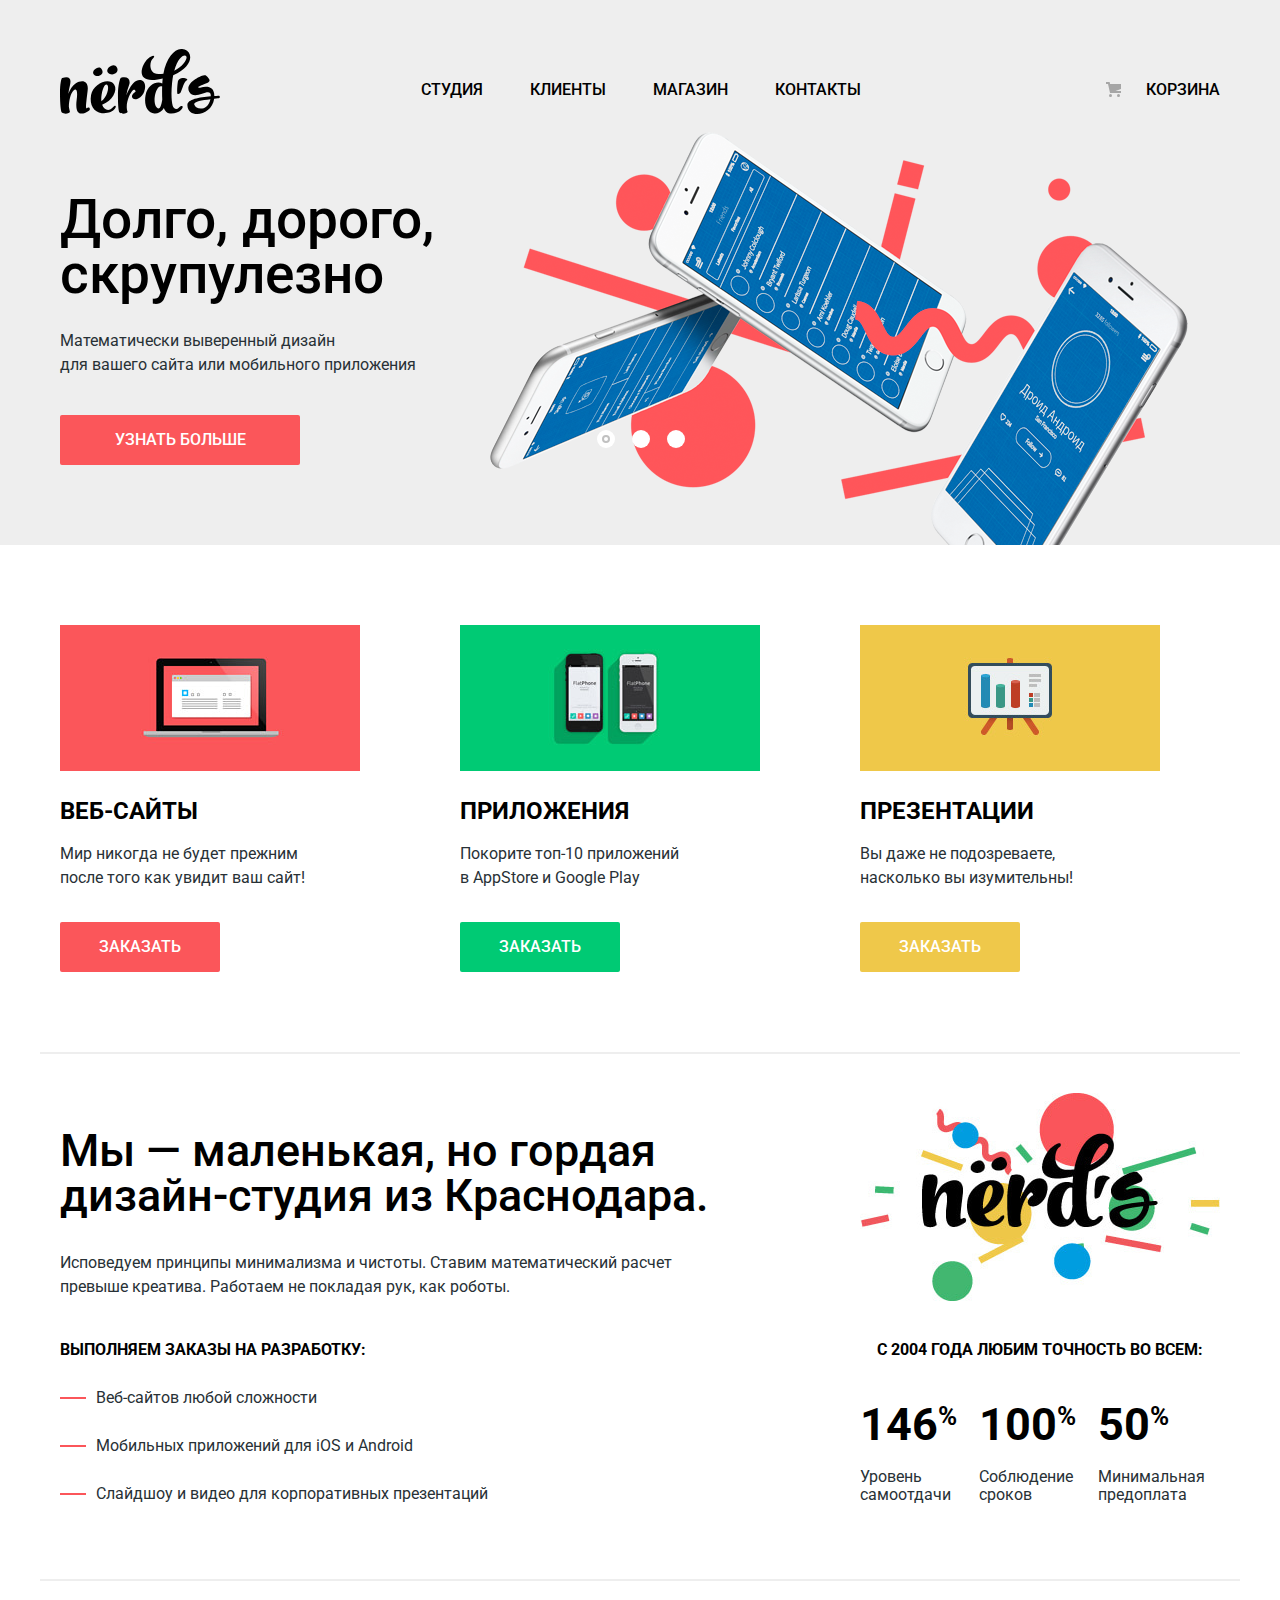
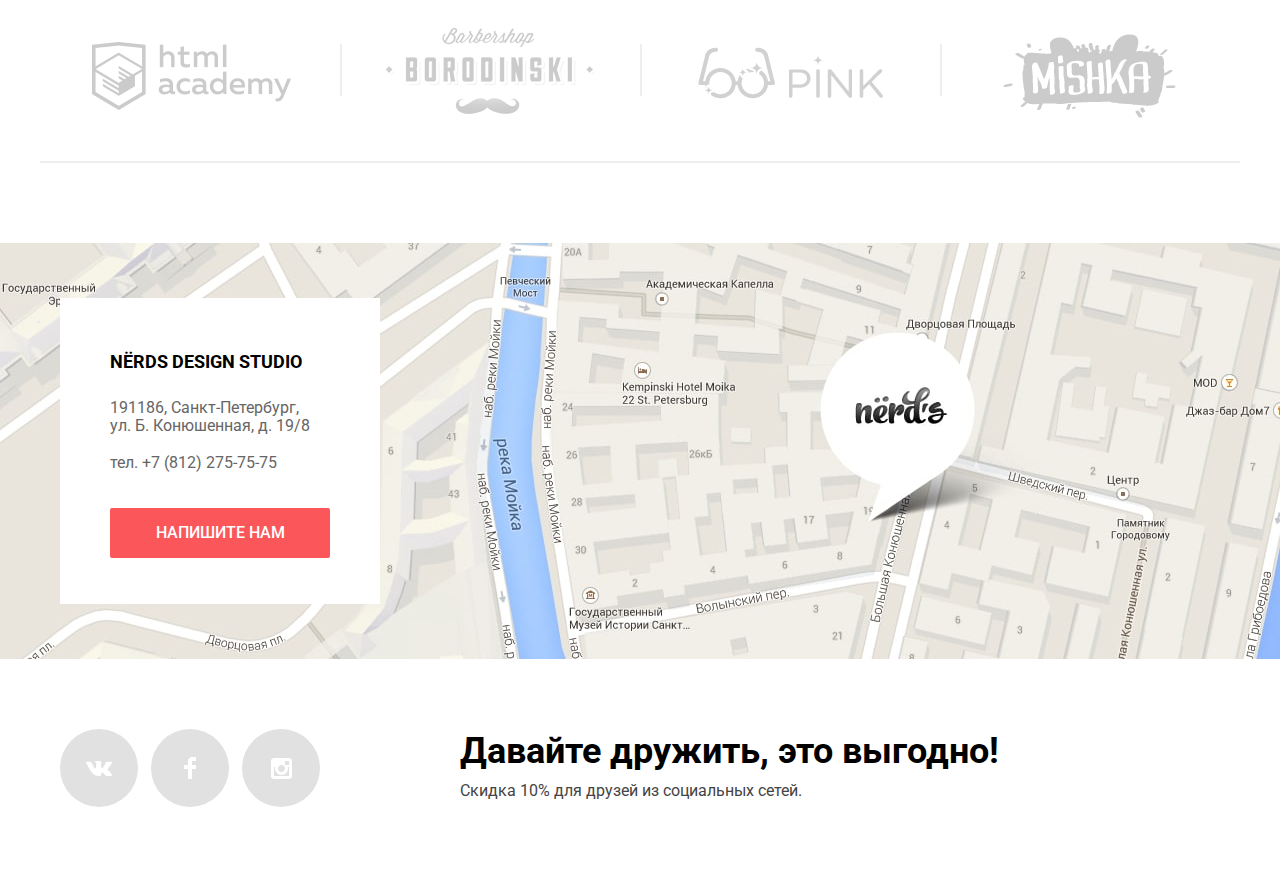
<file: index.html>
<!DOCTYPE html>
<html lang="ru">
  <head>
    <meta charset="utf-8">
    <title>HTML Academy: Нёрдс</title>
    <link href="https://fonts.googleapis.com/css?family=Roboto:400,500,700&display=swap&subset=cyrillic" rel="stylesheet">
    <link rel="stylesheet" type="text/css" href="css/normalize.css">
    <link rel="stylesheet" type="text/css" href="css/main-min.css">
  </head>
  <body>
    <header class="header">
      <nav class="navigation container">
        <a class="header-logo">
          <img class="header-logo__img" src="img/nerds-logo.svg" width="160" height="65" alt="Логотип дизайн-студии «Нёрдс»">
        </a>
        <ul class="site-navigation">
          <li class="navigation__item">
            <a class="navigation__link" href="">Студия</a>
          </li>
          <li class="navigation__item">
            <a class="navigation__link" href="">Клиенты</a>
          </li>
          <li class="navigation__item">
            <a class="navigation__link" href="catalog.html">Магазин</a>
          </li>
          <li class="navigation__item">
            <a class="navigation__link" href="">Кoнтакты</a>
          </li>
        </ul>
        <ul class="user-navigation">
          <li class="navigation__item">
            <a class="navigation__link navigation__link-basket" href="">Корзина</a>
          </li>
        </ul>
      </nav>
    </header>
    <main>
      <h1 class="visually-hidden">Дизайн-студия «Нёрдс»</h1>
      <section class="principles">
        <div class="container">
          <h2 class="visually-hidden">Принципы</h2>
          <ul class="slider">
            <li class="slide">
              <p class="slide__text">
                Долго, дорого,<br>
                скрупулезно</p>
              <p class="slide__description">
                Математически выверенный дизайн<br>
                для вашего сайта или мобильного приложения</p>
              <a class="btn btn-red btn-big" href="">Узнать больше</a>
            </li>
            <li class="slide hidden">
              <p class="slide__text">
                Любим математику
                как&nbsp;никто другой</p>
              <p class="slide__description">
                Никакого креатива, только математические формулы
                для&nbsp;расчета&nbsp;идеальных пропорций.</p>
              <a class="btn btn-red btn-big" href="">Узнать больше</a>
            </li>
            <li class="slide hidden">
              <p class="slide__text">
                Только ночь,<br>
                только хардкор</p>
              <p class="slide__description">
                Работать днем, как все? Мы против этого.<br>
                Ближе к полуночи работа только начинается.</p>
              <a class="btn btn-red btn-big" href="">Узнать больше</a>
            </li> 
          </ul>
          <ul class="dots">
            <li class="dots__item">
              <button class="dot dot-active" type="button" aria-label="Первый слайд"></button>
            </li>
            <li class="dots__item">
              <button class="dot" type="button" aria-label="Второй слайд"></button>
            </li>
            <li class="dots__item">
              <button class="dot" type="button" aria-label="Третий слайд"></button>
            </li>
          </ul>
        </div>
      </section>
      <section class="services container">
        <h2 class="visually-hidden">Услуги</h2>
        <ul class="services__list">
          <li class="services__item">
            <h3 class="services__heading">Веб-сайты</h3>
            <img class="services__img" src="img/illustration-1.jpg" width="300" height="146" alt="Веб-сайт">
            <p class="services__text">Мир никогда не будет прежним после&nbsp;того как увидит ваш сайт!</p>
            <a class="btn btn-red btn-tiny" href="#">Заказать</a>
          </li>
          <li class="services__item">
            <h3 class="services__heading">Приложения</h3>
            <img class="services__img" src="img/illustration-2.jpg" width="300" height="146" alt="Приложения">
            <p class="services__text">Покорите топ-10 приложений в&nbsp;AppStore и Google Play</p>
            <a class="btn btn-green btn-tiny" href="#">Заказать</a>
          </li>
          <li class="services__item">
            <h3 class="services__heading">Презентации</h3>
            <img class="services__img" src="img/illustration-3.png" width="300" height="146" alt="Презентация">
            <p class="services__text">Вы даже не подозреваете, насколько&nbsp;вы изумительны!</p>
            <a class="btn btn-yellow btn-tiny" href="#">Заказать</a>
          </li>
        </ul>
      </section>
      <section class="about container">
        <h2 class="visually-hidden">О нас</h2>
        <div class="about-col-left">
          <p class="about__text">Мы — маленькая, но гордая дизайн-студия из Краснодара.</p>
          <p class="about__description">Исповедуем принципы минимализма и чистоты. Ставим математический расчет превыше креатива. Работаем не покладая рук, как роботы.</p>
          <p class="about__activity">Выполняем заказы на разработку:</p>
          <ul class="about__list">
            <li class="about__item">Веб-сайтов любой сложности</li>
            <li class="about__item">Мобильных приложений для iOS и Android</li>
            <li class="about__item">Слайдшоу и видео для корпоративных презентаций</li>
          </ul>
        </div>
        <div class="about-col-right">
          <img class="about__img" src="img/nerds-illustration.jpg" width="360" height="208" alt="Логотип дизайн-студии «Нёрдс»">
          <p class="about__activity">С 2004 года любим точность во всем:</p>
          <ul class="statistics">
            <li class="statistics__item">
              <span class="statistics__value">146<span class="statistics__percent">%</span></span>
              <p class="statistics__text">Уровень самоотдачи</p>
            </li>
            <li class="statistics__item">
              <span class="statistics__value">100<span class="statistics__percent">%</span></span>
              <p class="statistics__text">Соблюдение сроков</p>
            </li>
            <li class="statistics__item">
              <span class="statistics__value">50<span class="statistics__percent">%</span></span>
              <p class="statistics__text">Минимальная предоплата</p>
            </li>
          </ul>
        </div>
      </section>
      <section class="client container">
        <h2 class="visually-hidden">Наши клиенты</h2>
        <ul class="client__list">
          <li class="client__item">
            <a class="client__link" href="https://htmlacademy.ru/intensive/htmlcss" target="_blank"><img src="img/htmlacademy-logo.png" width="199" height="68" alt="Логотип htmlacademy"></a>
          </li>
          <li class="client__item">
            <a class="client__link" href=""><img src="img/borodinski-logo.png" width="209" height="90" alt="Логотип барбершопа «Бородинский»"></a>
          </li>
          <li class="client__item">
            <a class="client__link" href=""><img src="img/pink-logo.png" width="185" height="52" alt="Логотип Pink"></a>
          </li>
          <li class="client__item">
            <a class="client__link" href=""><img src="img/mishka-logo.png" width="173" height="84" alt="Логотип интернет-магазина вязаных игрушек Mishka"></a>
          </li>
        </ul>
      </section>
    </main>
    <footer class="footer">
      <section class="contacts">
        <h2 class="visually-hidden">Контакты</h2>
        <img class="contacts__map" src="img/map.jpg" width="1440" height="416" alt="Расположение офиса по адресу г. Санкт-Петербург, ул. Б. Конюшенная, д. 19/8">
        <iframe class="contacts__map-interactive" src="https://yandex.ru/map-widget/v1/?um=constructor%3Ae5e4e804dba1dd994b6289dff79c1a9f712ccd49d5de09641fc95c632c709fa0&amp;source=constructor"></iframe>
        <div class="container"> 
          <div class="contacts__card">
            <h3 class="contacts__heading">Nёrds design studio</h3>
            <p class="contacts__text">191186, Санкт-Петербург,
            ул.&nbsp;Б.&nbsp;Конюшенная, д. 19/8</p>
            <a class="contacts__text" href="tel:+78122757575">тел. +7 (812) 275-75-75</a>
            <button class="btn btn-red btn-medium" type="button">Напишите нам</button>
          </div>
        </div>   
      </section>
      <div class="container container-social">
        <ul class="social">
          <li class="social__item">
            <a class="social__link social__link_vk" href="" aria-label="Страница Вконтакте">
              <img class="social__img" src="img/vk-icon.svg" width="26" height="15" alt="Логотип «Вконтакте»">
            </a>
          </li>
          <li class="social__item">
            <a class="social__link social__link_fb" href="" aria-label="Профиль в Facebook">
              <img class="social__img" src="img/fb-icon.svg" width="12" height="22" alt="Логотип Facebook">
            </a>
          </li>
          <li class="social__item">
            <a class="social__link social__link_inst" href="" aria-label="Профиль в Instagram">
              <img class="social__img" src="img/insta-icon.svg" width="21" height="21" alt="Логотип Instagram">    
            </a>
          </li>
        </ul>
        <div class="container-discount">
          <p class="footer__text">Давайте дружить, это выгодно!</p>
          <p class="footer__discount">Скидка 10% для друзей из социальных сетей.</p>
        </div>  
      </div>  
      <div class="container-popup hidden">
        <section class="popup">
          <h2 class="popup__heading">Напишите нам</h2>
          <form class="popup__form" action="https://echo.htmlacademy.ru" method="post">
            <p class="popup__field">
              <label class="popup__label">Ваше имя</label>
              <input class="popup__input" type="text" name="name" id="name" placeholder="Имя Фамилия">
            </p>
            <p class="popup__field">  
              <label class="popup__label" for="e-mail">Ваш e-mail:</label>
              <input class="popup__input" type="text" name="e-mail" id="e-mail" placeholder="email@example.com">
            </p>  
            <label class="popup__label popup__label-textarea" for="text">Текст письма:</label>
            <textarea class="popup__textarea" name="text" id="text" placeholder="В свободной форме"></textarea>
            <button class="btn btn-red btn-huge" type="submit">Отправить</button>
          </form>
          <button class="popup__close" type="button" aria-label="Закрыть"></button>
        </section>
      </div>
    </footer>
  
    <script src="js/script-min.js"></script>
  </body>
</html>
</file>
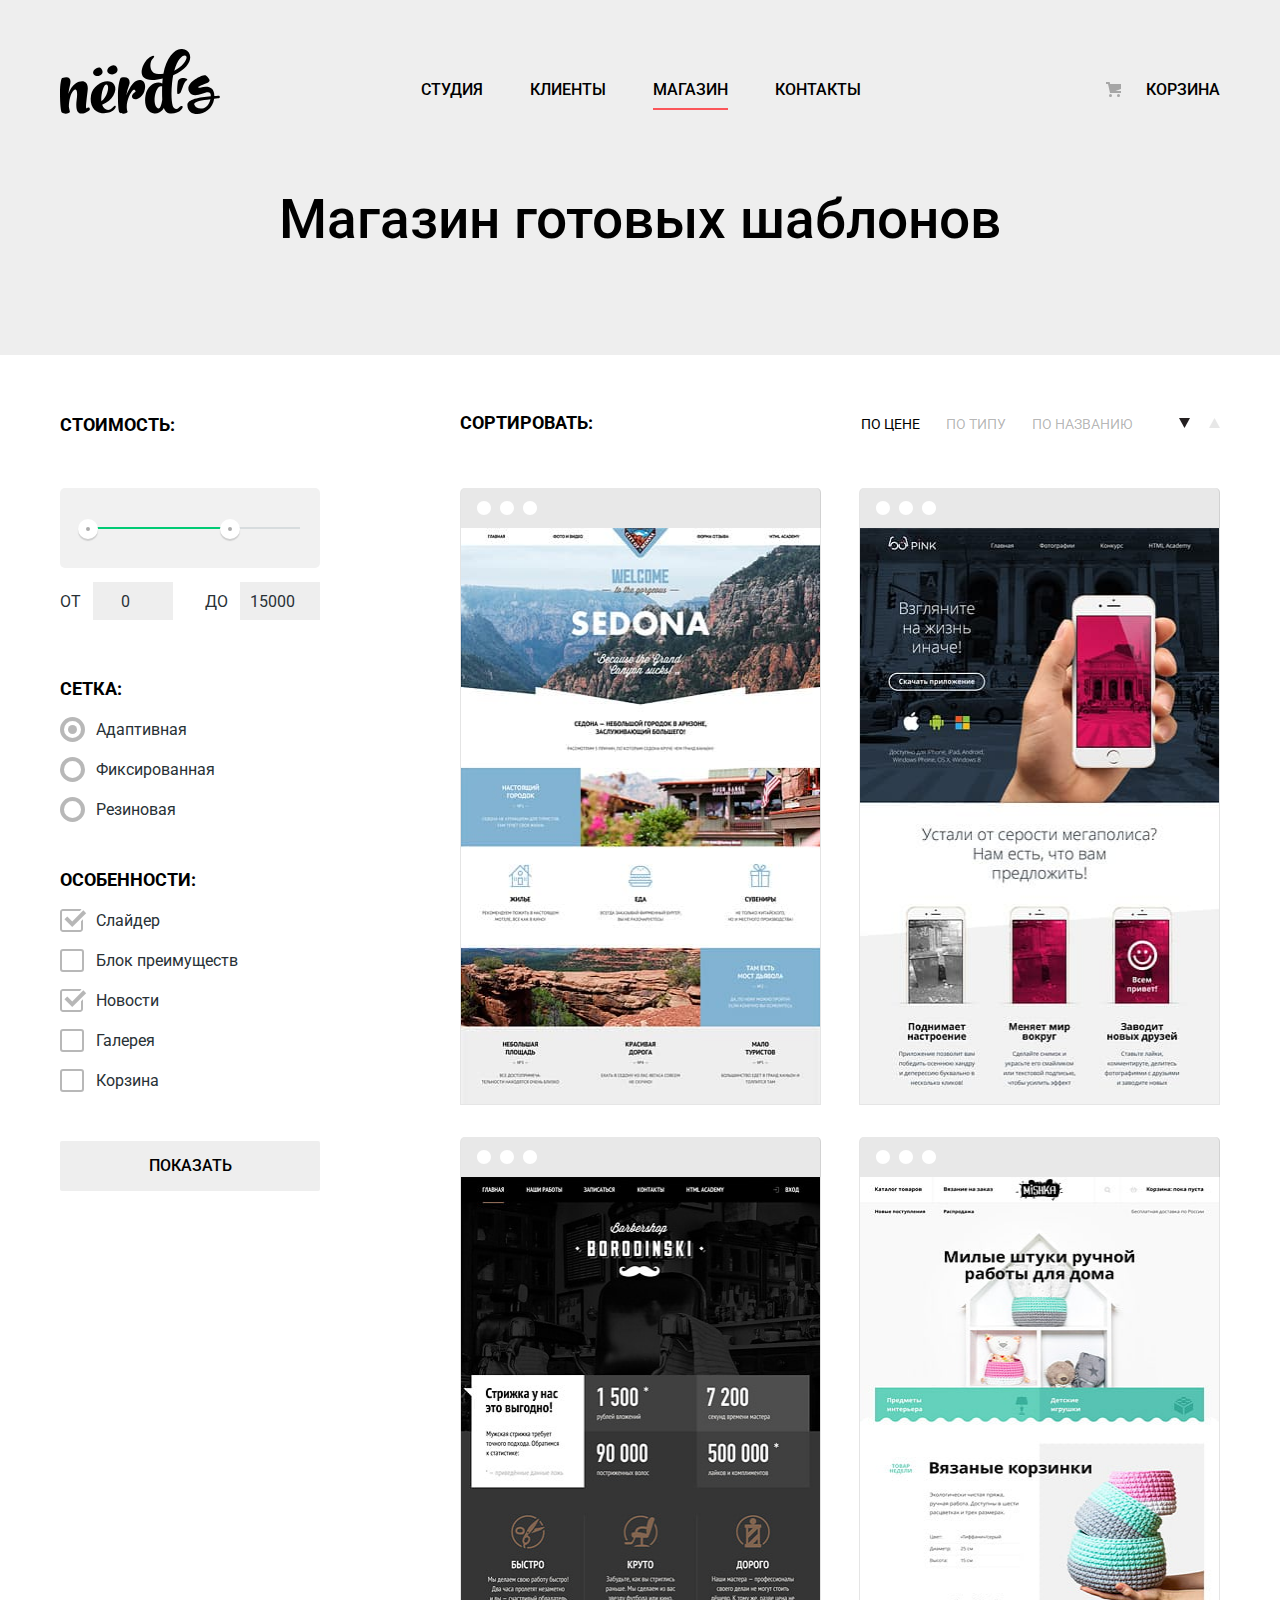
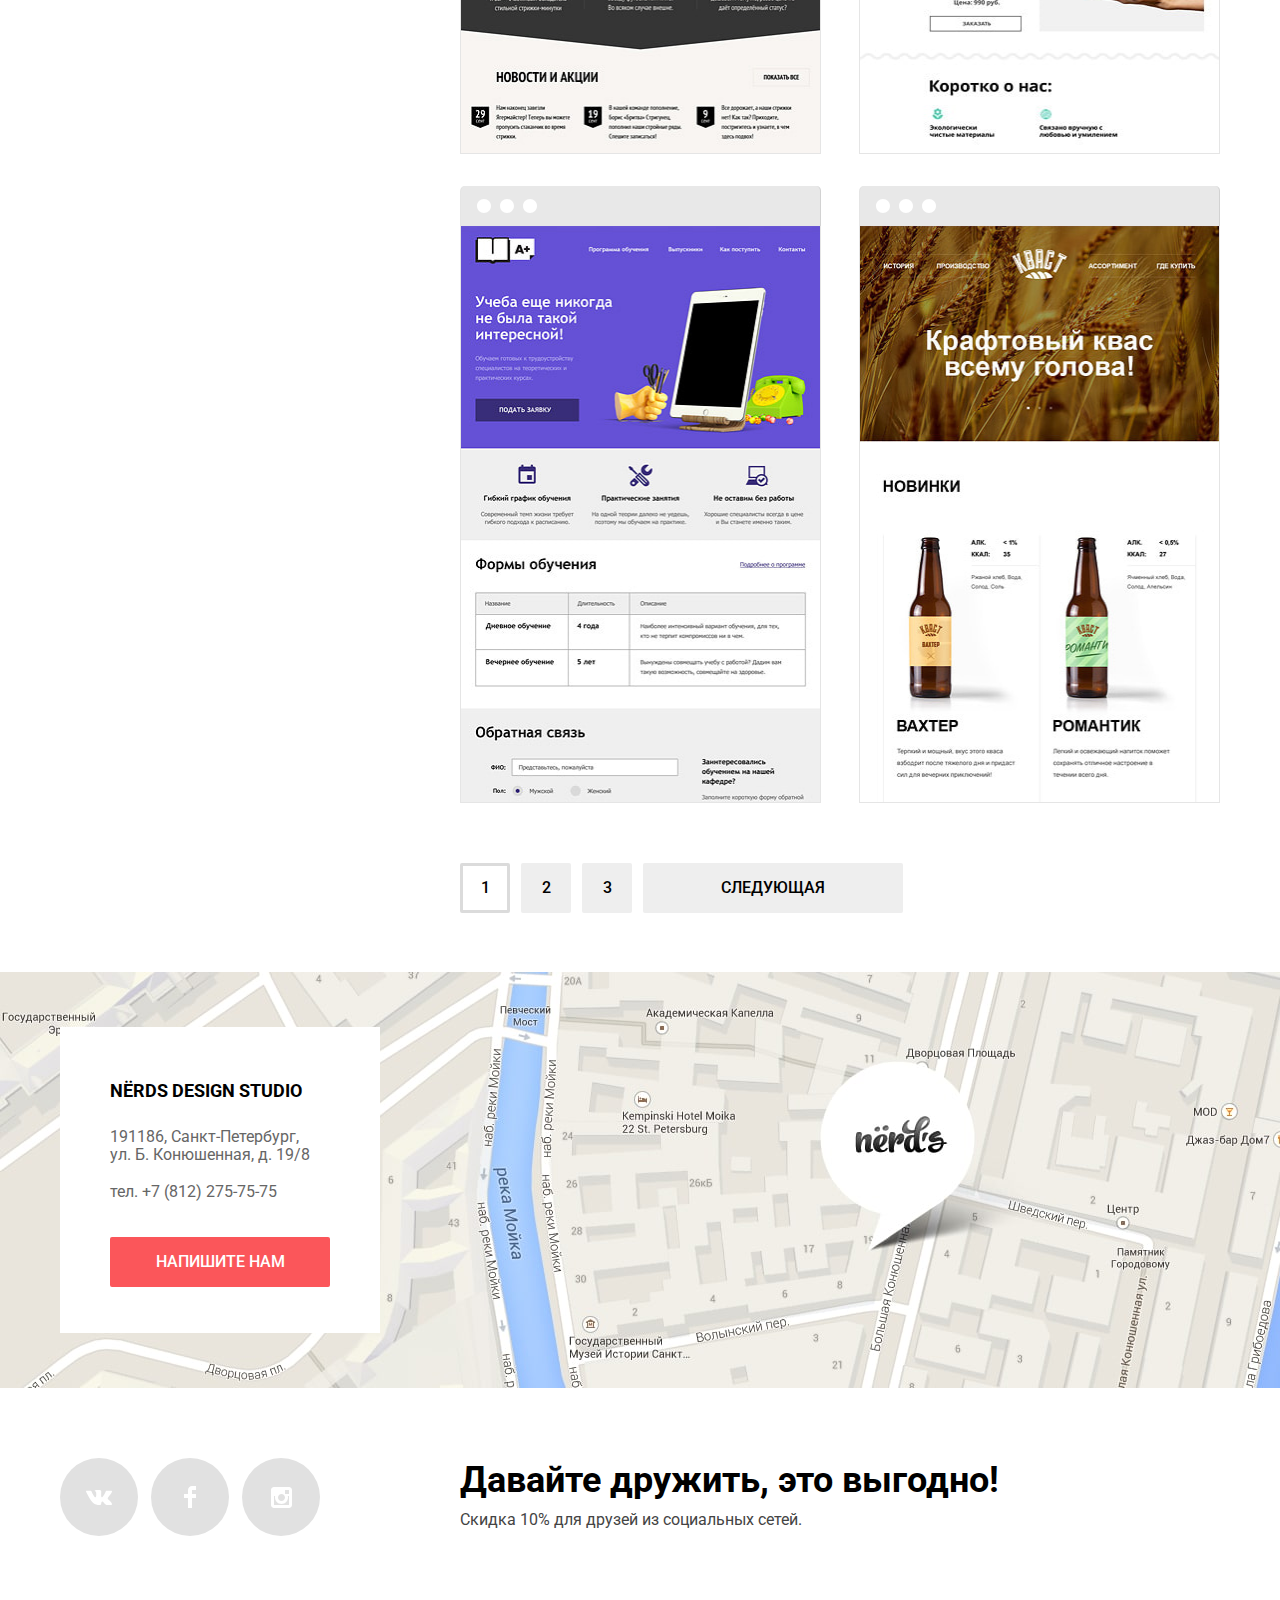
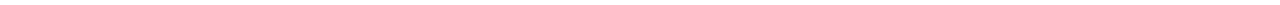
<file: catalog.html>
<!DOCTYPE html>
<html lang="ru">
  <head>
    <meta charset="utf-8">
    <title>HTML Academy: Нёрдс</title>
    <link href="https://fonts.googleapis.com/css?family=Roboto:400,500,700&display=swap&subset=cyrillic" rel="stylesheet">
    <link rel="stylesheet" type="text/css" href="css/normalize.css">
    <link rel="stylesheet" type="text/css" href="css/main-min.css">
  </head>
  <body>
    <header class="header">
      <nav class="navigation container">
        <a class="header-logo" href="index.html">
          <img class="header-logo__img" src="img/nerds-logo.svg" width="160" height="65" alt="Логотип дизайн-студии «Нёрдс»">
        </a>
        <ul class="site-navigation">
          <li class="navigation__item">
            <a class="navigation__link" href="">Студия</a>
          </li>
          <li class="navigation__item">
            <a class="navigation__link" href="">Клиенты</a>
          </li>
          <li class="navigation__item">
            <a class="navigation__link navigation__link-active">Магазин</a>
          </li>
          <li class="navigation__item">
            <a class="navigation__link" href="">Кoнтакты</a>
          </li>
        </ul>
        <ul class="user-navigation">
          <li class="navigation__item">
            <a class="navigation__link navigation__link-basket" href="">Корзина</a>
          </li>
        </ul>
      </nav>
    </header>
    <main>
      <div class="box-grey">    
        <h1 class="page-title">Магазин готовых шаблонов</h1>
      </div>
      <div class="container container-store">    
        <section class="filters">
          <h2 class="visually-hidden">Фильтры товаров</h2>
          <form class="filters__form" action="https://echo.htmlacademy.ru" method="post">
            <fieldset class="filters__fieldset">
              <legend class="filters__type">Стоимость:</legend>
              <div class="range">
                <div class="range__controls">
                  <div class="range__scale">
                    <div class="range__bar"></div>
                  </div>
                  <div class="range__pin range__pin-min"></div>
                  <div class="range__pin range__pin-max"></div>
                </div>
                <div class="range-price">
                  <label class="range__label">От<input class="range__value" type="number" min="0" value="0" name="min"></label>
                  <label class="range__label">До<input class="range__value" type="number" min="0" value="15000" name="max"></label>
                </div>  
              </div>
            </fieldset>
            <fieldset class="filters__fieldset filters__fieldset-grid">
              <legend class="filters__type">Сетка:</legend>
              <ul class="filters__list">
                <li class="filters__item">
                  <input class="visually-hidden filters__radio" type="radio" name="grid" id="adaptive" checked>
                  <label class="filters__label" for="adaptive">Адаптивная</label>
                </li>  
                <li class="filters__item">  
                  <input class="visually-hidden filters__radio" type="radio" name="grid" id="fixed">
                  <label class="filters__label" for="fixed">Фиксированная</label>
                </li>  
                <li class="filters__item">  
                  <input class="visually-hidden filters__radio" type="radio" name="grid" id="stretch">
                  <label class="filters__label" for="stretch">Резиновая</label>
                </li>  
              </ul>  
            </fieldset>
            <fieldset class="filters__fieldset filters__fieldset-features">
              <legend class="filters__type">Особенности:</legend>
              <ul class="filters__list">
                <li class="filters__item">
                  <input class="visually-hidden filters__checkbox" type="checkbox" name="slider" id="slider" checked>
                  <label class="filters__label" for="slider">Слайдер</label>
                </li>
                <li class="filters__item">
                  <input class="visually-hidden filters__checkbox" type="checkbox" name="advantages" id="advantages">
                  <label class="filters__label" for="advantages">Блок преимуществ</label>
                </li>
                <li class="filters__item">  
                  <input class="visually-hidden filters__checkbox" type="checkbox" name="news" id="news" checked>
                  <label class="filters__label" for="news">Новости</label>
                </li>
                <li class="filters__item">  
                  <input class="visually-hidden filters__checkbox" type="checkbox" name="gallery" id="gallery">
                  <label class="filters__label" for="gallery">Галерея</label>
                </li>
                <li class="filters__item">  
                  <input class="visually-hidden filters__checkbox" type="checkbox" name="basket" id="basket">
                  <label class="filters__label" for="basket">Корзина</label>
                </li>  
              </ul>
            </fieldset>
            <button class="btn btn-grey btn-huge" type="submit">Показать</button>
          </form>
        </section>
        <div class="column-store">  
          <section class="sort">
            <h2 class="visually-hidden">Типы сортировки</h2>
            <p class="sort__text">Сортировать:</p>
            <ul class="sort__list">
              <li class="sort__item">
                <button class="sort__type sort__type-active" type="button">По цене</button>
              </li>
              <li class="sort__item">
                <button class="sort__type" type="button">По типу</button>
              </li>
              <li class="sort__item">
                <button class="sort__type" type="button">По названию</button>
              </li>
            </ul>
            <button class="sort__btn sort__btn-min sort__btn-active" type="button" aria-label="Сортировать по возрастанию"></button>
            <button class="sort__btn sort__btn-max" type="button" aria-label="Сортировать по убыванию"></button>
          </section>
          <section class="templates">
            <h2 class="visually-hidden">Список шаблонов</h2>
            <ul class="templates__list">
              <li class="templates__item">
                <div class="templates__description">
                  <h3 class="templates__heading"><a class="templates__link" href="">Sedona</a></h3>
                  <p class="templates__text">Информационный сайт для&nbsp;туристов</p>
                  <p class="btn btn-red btn-small">9 900 руб.</p>
                </div>  
                <img class="templates__img" src="img/sedona.jpg" width="360" height="576" alt="Макет сайта Sedona">
              </li>
              <li class="templates__item">
                <div class="templates__description">
                  <h3 class="templates__heading"><a class="templates__link" href="">Pink App</a></h3>
                  <p class="templates__text">Продуктовый лендинг приложения&nbsp;для&nbsp;iOS и Android</p>
                  <p class="btn btn-red btn-small">9 900 руб.</p>
                </div>  
                <img class="templates__img" src="img/pink.jpg" width="360" height="576" alt="Макет сайта Pink App">
              </li>
              <li class="templates__item">
                <div class="templates__description">
                  <h3 class="templates__heading"><a class="templates__link" href="">Barbershop</a></h3>
                  <p class="templates__text">Сайт салона красоты. Для&nbsp;мужчин,&nbsp;да.</p>
                  <p class="btn btn-red btn-small">9 900 руб.</p>
                </div>  
                <img class="templates__img" src="img/barbershop.jpg" width="360" height="576" alt="Макет сайта Barbershop">
              </li>
              <li class="templates__item">
                <div class="templates__description">
                  <h3 class="templates__heading"><a class="templates__link" href="">Mishka</a></h3>
                  <p class="templates__text">Интернет-магазин вязаных&nbsp;игрушек</p>
                  <p class="btn btn-red btn-small">9 900 руб.</p>
                </div>  
                <img class="templates__img" src="img/mishka.jpg" width="360" height="576" alt="Макет сайта Mishka">
              </li> 
              <li class="templates__item">
                <div class="templates__description">
                  <h3 class="templates__heading"><a class="templates__link" href="">A plus</a></h3>
                  <p class="templates__text">Лендинг курсов повышения квалификации</p>
                  <p class="btn btn-red btn-small">9 900 руб.</p>
                </div>  
                <img class="templates__img" src="img/aplus.jpg" width="360" height="576" alt="Макет сайта A plus">
              </li>
              <li class="templates__item">
                <div class="templates__description">
                  <h3 class="templates__heading"><a class="templates__link" href="">Кваст</a></h3>
                  <p class="templates__text">Промо-сайт производителя крафтового кваса</p>
                  <p class="btn btn-red btn-small">9 900 руб.</p>
                </div>
                <img class="templates__img" src="img/kvast.jpg" width="360" height="576" alt="Макет сайта Кваст">  
              </li>          
            </ul>
          </section>
          <ol class="pagination">
            <li class="pagination__item"><a class="pagination__link pagination__link-active">1</a></li>
            <li class="pagination__item"><a class="pagination__link" href="">2</a></li>
            <li class="pagination__item"><a class="pagination__link" href="">3</a></li>
            <li class="pagination__item"><a class="btn btn-grey btn-huge" href="">Следующая</a></li>
          </ol>
        </div>  
      </div>        
    </main>
    <footer class="footer footer-catalog">
      <section class="contacts">
        <h2 class="visually-hidden">Контакты</h2>
        <img class="contacts__map" src="img/map.jpg" width="1440" height="416" alt="Расположение офиса по адресу г. Санкт-Петербург, ул. Б. Конюшенная, д. 19/8">
        <iframe class="contacts__map-interactive" src="https://yandex.ru/map-widget/v1/?um=constructor%3Ae5e4e804dba1dd994b6289dff79c1a9f712ccd49d5de09641fc95c632c709fa0&amp;source=constructor"></iframe>
        <div class="container"> 
          <div class="contacts__card">
            <h3 class="contacts__heading">Nёrds design studio</h3>
            <p class="contacts__text">191186, Санкт-Петербург,
            ул.&nbsp;Б.&nbsp;Конюшенная, д. 19/8</p>
            <a class="contacts__text" href="tel:+78122757575">тел. +7 (812) 275-75-75</a>
            <button class="btn btn-red btn-medium" type="button">Напишите нам</button>
          </div>
        </div>   
      </section>
      <div class="container container-social">
        <ul class="social">
          <li class="social__item">
            <a class="social__link social__link_vk" href="" aria-label="Страница Вконтакте">
              <img class="social__img" src="img/vk-icon.svg" width="26" height="15" alt="Логотип «Вконтакте»">
            </a>
          </li>
          <li class="social__item">
            <a class="social__link social__link_fb" href="" aria-label="Профиль в Facebook">
              <img class="social__img" src="img/fb-icon.svg" width="12" height="22" alt="Логотип Facebook">
            </a>
          </li>
          <li class="social__item">
            <a class="social__link social__link_inst" href="" aria-label="Профиль в Instagram">
              <img class="social__img" src="img/insta-icon.svg" width="21" height="21" alt="Логотип Instagram">    
            </a>
          </li>
        </ul>
        <div class="container-discount">
          <p class="footer__text">Давайте дружить, это выгодно!</p>
          <p class="footer__discount">Скидка 10% для друзей из социальных сетей.</p>
        </div>
      </div>
      <div class="container-popup hidden">
        <section class="popup">
          <h2 class="popup__heading">Напишите нам</h2>
          <form class="popup__form" action="https://echo.htmlacademy.ru" method="post">
            <p class="popup__field">
              <label class="popup__label">Ваше имя</label>
              <input class="popup__input" type="text" name="name" id="name" placeholder="Имя Фамилия">
            </p>
            <p class="popup__field">  
              <label class="popup__label" for="e-mail">Ваш e-mail:</label>
              <input class="popup__input" type="text" name="e-mail" id="e-mail" placeholder="email@example.com">
            </p>  
            <label class="popup__label popup__label-textarea" for="text">Текст письма:</label>
            <textarea class="popup__textarea" name="text" id="text" placeholder="В свободной форме"></textarea>
            <button class="btn btn-red btn-huge" type="submit">Отправить</button>
          </form>
          <button class="popup__close" type="button" aria-label="Закрыть"></button>
        </section>
      </div>  
    </footer>
    
    <script src="js/script-min.js"></script>
  </body>
</html>
</file>
<file: css/main-min.css>
body{margin:0;padding:0;font-family:Roboto,Arial,sans-serif}img{max-width:100%}a{text-decoration:none}html{box-sizing:border-box}*,::before,::after{box-sizing:inherit}.container{box-sizing:content-box;width:1160px;margin:0 auto;padding:0 20px}.container-popup{position:fixed;bottom:0;display:flex;justify-content:center;align-items:center;width:100%;height:100vh}.visually-hidden{position:absolute;clip:rect(0 0 0 0);width:1px;height:1px;margin:-1px}.hidden{display:none}.box-grey{margin-bottom:55px;padding:61px 0 108px;background-color:#eee}.page-title{text-align:center;font-size:55px;font-weight:500;line-height:55px}.btn{display:block;padding:16px 0;font-size:16px;line-height:18px;font-weight:500;text-align:center;text-transform:uppercase;border:none;border-radius:2px}.btn:active{box-shadow:inset 0 3px 0 0 rgba(0,0,0,0.1)}.btn-tiny{margin-top:32px;width:160px}.btn-small{margin-top:30px;margin-bottom:0;width:200px}.btn-medium{margin-top:36px;width:220px}.btn-big{margin-top:38px;width:240px}.btn-huge{margin-top:50px;width:260px}.btn-red{color:#fff;background-color:#fb565a}.btn-red:hover,.btn-red:focus{background-color:#e74246}.btn-red:active{color:rgba(255,255,255,0.3);background-color:#e74246}.btn-green{color:#fff;background-color:#00ca74}.btn-green:hover,.btn-green:focus{background-color:#00bc6c}.btn-green:active{color:rgba(255,255,255,0.3);background-color:#00aa62}.btn-yellow{color:#fff;background-color:#efc84a}.btn-yellow:hover,.btn-yellow:focus{background-color:#eab534}.btn-yellow:active{color:rgba(255,255,255,0.3);background-color:#e5a722}.btn-grey{color:#000;background-color:#eee}.btn-grey:hover,.btn-grey:focus{background-color:#dfdfdf}.btn-grey:active{color:rgba(0,0,0,0.3);background-color:#d5d5d5}.header{background-color:#eee}.header-logo{line-height:44px}.header-logo__img:hover{opacity:.8}.header-logo__img:active{opacity:.3}.navigation{display:flex;align-items:center;padding-top:49px}.site-navigation,.user-navigation{margin-top:0;margin-bottom:0;padding-left:0;list-style-type:none}.site-navigation{display:flex;flex-wrap:wrap;margin-left:201px}.user-navigation{display:flex;flex-wrap:wrap;margin-left:auto}.navigation__item:not(:first-child){margin-left:47px}.navigation__link{color:#000;font-size:16px;font-weight:500;line-height:30px;text-transform:uppercase}.navigation__link-active{padding-bottom:9px;border-bottom:2px solid #fb565a}.navigation__link-basket{position:relative;padding-left:40px}.navigation__link-basket::before{content:"";position:absolute;left:0;top:2px;width:15px;height:15px;background-image:url(../img/cart-icon.svg);background-repeat:no-repeat}.navigation__link:hover,.navigation__link:focus{color:#fb565a}.navigation__link:active{color:#000;opacity:.3}.principles{background-color:#eee}.principles .container{position:relative}.slider{position:relative;margin:0;padding:61px 0 80px;list-style-type:none}.slide{width:520px}.slide::after{content:"";position:absolute;background-repeat:no-repeat}.slide:nth-child(1)::after{width:698px;height:413px;bottom:0;right:32px;background-image:url(../img/slide1.png)}.slide:nth-child(2)::after{width:663px;height:430px;bottom:0;right:0;background-image:url(../img/slide2.png)}.slide:nth-child(3)::after{width:759px;height:411px;bottom:0;right:0;background-image:url(../img/slide3.png)}.slide__text{margin-top:0;margin-bottom:0;font-size:55px;font-weight:500;line-height:55px}.slide__description{margin-top:27px;margin-bottom:0;font-size:16px;line-height:24px;color:#283136}.dots{position:absolute;bottom:94px;left:557px;margin:0;padding:0;list-style-type:none}.dots__item{display:inline-block;vertical-align:center}.dots__item:not(:first-child){margin-left:13px}.dot{position:relative;box-sizing:border-box;width:18px;height:18px;background-color:#fff;border:none;border-radius:50%;cursor:pointer}.dot-active::after{position:absolute;top:5px;right:5px;content:"";box-sizing:border-box;width:8px;height:8px;border:2px solid #c1c1c1;border-radius:50%}.page-title{margin:0}.services{margin-top:80px;padding-bottom:80px;border-bottom:2px solid #eee}.services__list{display:flex;margin:0;padding:0;list-style-type:none}.services__item{display:flex;flex-wrap:wrap;width:300px}.services__item:not(:first-child){margin-left:100px}.services__heading{margin-top:25px;margin-bottom:0;font-size:24px;font-weight:700;line-height:30px;text-transform:uppercase}.services__img{order:-1}.services__text{margin-top:16px;margin-bottom:0;font-size:16px;line-height:24px;color:#283136}.about{display:flex;justify-content:space-between;margin-top:39px;padding-bottom:73px;border-bottom:2px solid #eee}.about-col-left{padding-top:35px;width:660px}.about-col-right{width:360px;text-align:center}.about__text{margin:0;font-size:45px;font-weight:500;line-height:45px}.about__description{margin-top:33px;margin-bottom:0;font-size:16px;line-height:24px;color:#283136}.about__activity{margin-top:39px;margin-bottom:0;font-size:16px;font-weight:700;line-height:24px;text-transform:uppercase}.about__list{margin:24px 0 0;padding:0;list-style-type:none}.about__item{position:relative;margin-top:24px;padding-left:36px;font-size:16px;line-height:24px;color:#283136}.about__item::before{position:absolute;top:11px;left:0;content:"";width:26px;height:2px;background-color:#fb565a}.about__img{margin-bottom:-6px}.statistics{display:flex;flex-wrap:wrap;justify-content:flex-start;margin:58px 0 0;padding:0;list-style-type:none}.statistics__item{box-sizing:border-box;padding-right:15px;width:119px;text-align:left}.statistics__item:nth-child(1n + 4){margin-top:65px}.statistics__text{margin:23px 0 0;font-size:16px;line-height:18px;color:#283136}.statistics__value{position:relative;font-size:45px;font-weight:700;line-height:10px;color:#000}.statistics__percent{position:absolute;top:13px;font-size:26px}.client{border-bottom:2px solid #eee}.client__list{display:flex;flex-wrap:wrap;justify-content:space-between;margin:0;padding:0;list-style-type:none}.client__item{position:relative;display:flex;justify-content:center;align-items:center;box-sizing:border-box;padding-top:9px;width:300px;min-height:180px;text-align:center}.client__item:nth-child(4n + 1),.client__item:nth-child(4n + 4){padding-top:15px;width:280px}.client__item:nth-child(4n + 1){padding-right:18px}.client__item:nth-child(4n + 4){padding-left:19px}.client__item:not(:nth-child(4n + 1))::before{content:"";position:absolute;left:0;top:35%;width:2px;height:52px;background-color:#eee}.client__link{opacity:.2}.client__link:hover,.client__link:focus{opacity:1}.client__link:active{opacity:.1}.contacts{position:relative;overflow:hidden}.contacts__map{min-width:1440px;display:block;margin:0 auto}.contacts__map-interactive{position:absolute;top:0;width:100%;height:416px;border:none}.contacts__card{position:absolute;top:55px;box-sizing:border-box;width:320px;padding:49px 51px 46px 50px;background-color:#fff}.contacts__heading{margin:0 0 22px;font-size:18px;font-weight:700;line-height:30px;text-transform:uppercase}.contacts__text{display:block;margin-top:19px;margin-bottom:0;font-size:16px;line-height:18px;color:#666}.container-social{display:flex;margin-top:70px}.social{display:flex;margin:0;padding:0;list-style-type:none}.social__item:not(:first-child){margin-left:13px}.social__link{display:flex;align-items:center;justify-content:center;width:78px;height:78px;background-color:#e1e1e1;border-radius:50%}.social__link:hover,.social__link:focus{background-color:#e74246}.social__link:active{background-color:#d7373b;box-shadow:inset 0 3px 0 0 rgba(0,0,0,0.1)}.social__link:active .social__img{opacity:.3}.footer{position:relative;margin-top:80px;padding-bottom:69px}.footer-catalog{margin-top:59px}.footer__text{margin:0;font-size:36px;font-weight:700;line-height:45px}.container-discount{margin-left:140px}.footer__discount{margin:6px 0 0;font-size:16px;line-height:22px;color:#444}.container-store{display:flex;justify-content:space-between}.column-store{width:760px}.range{margin-top:48px;width:260px}.range__controls{position:relative;padding:39px 20px 0;height:41px;background-color:#f1f1f1;border-radius:5px}.range__scale{height:2px;background-color:#d7dcde}.range__bar{width:70%;height:2px;background-color:#00ca74}.range__pin{position:absolute;top:31px;left:0;width:4px;height:4px;border:8px solid #fff;background-color:#ababab;box-shadow:0 2px 1px 0 #cfcfcf;border-radius:50%;cursor:pointer}.range__pin-min{left:18px}.range__pin-max{left:160px}.range-price{display:flex;justify-content:space-between;margin-top:14px}.range__label{font-size:16px;line-height:22px;color:#283136;text-transform:uppercase}.range__value{box-sizing:border-box;margin-left:12px;width:80px;height:38px;background-color:#eee;border:none;font-size:16px;line-height:22px;color:#283136;text-align:center}.sort{display:flex;padding-top:4px}.sort__list{margin-top:0;margin-bottom:0;margin-left:auto;padding:0;list-style-type:none}.sort__item{display:inline-block;vertical-align:top}.sort__item:not(:first-child){margin-left:10px}.sort__text{margin:0;font-size:18px;font-weight:700;line-height:18px;text-transform:uppercase}.sort__type{border:none;background-color:transparent;font-size:14px;line-height:18px;color:rgba(0,0,0,0.3);text-transform:uppercase}.sort__type:hover,.sort__type:focus{color:rgba(0,0,0,0.6)}.sort__type:active,.sort__type-active{color:rgba(0,0,0,1)}.sort__btn{background-image:url(../img/icon-down-dir.svg);background-repeat:no-repeat;background-position:0 4px;background-color:transparent;border:none;opacity:.1;cursor:pointer}.sort__btn:not(.sort__btn-active):hover{opacity:.35}.sort__btn-min{margin-left:40px}.sort__btn-max{margin-left:17px;transform:rotate(180deg) translateY(2px)}.sort__btn-active{opacity:1}.filters{width:262px}.filters__fieldset{margin:0;padding:0;border:none}.filters__fieldset-grid{margin-top:54px}.filters__fieldset-features{margin-top:45px}.filters__type{font-size:18px;font-weight:700;line-height:30px;text-transform:uppercase}.filters__list{margin:0;padding:0;list-style-type:none}.filters__item{margin-top:20px}.filters__item:first-child{margin-top:16px}.filters__label{position:relative;padding-left:36px;font-size:16px;line-height:20px;color:#283136;cursor:pointer}.filters__radio + .filters__label::before{content:"";position:absolute;top:-3px;left:0;width:17px;height:17px;border:4px solid rgba(77,77,77,0.4);border-radius:50%}.filters__radio:checked + .filters__label::after{content:"";position:absolute;top:5px;left:8px;width:9px;height:9px;background-color:rgba(77,77,77,0.4);border-radius:50%}.filters__radio:disabled + .filters__label{color:rgba(40,49,54,0.3)}.filters__radio:disabled + .filters__label::before{border:4px solid rgba(77,77,77,0.1)}.filters__radio:disabled + .filters__label::after{background-color:rgba(77,77,77,0.1)}.filters__radio:not(:disabled):hover + .filters__label::after,.filters__radio:not(:disabled):focus + .filters__label::after{background-color:rgba(77,77,77,1)}.filters__radio:not(:disabled):hover + .filters__label::before,.filters__radio:not(:disabled):focus + .filters__label::before{border-color:rgba(77,77,77,1)}.filters__checkbox + .filters__label::before{content:"";position:absolute;top:-2px;left:0;width:20px;height:19px;border:2px solid rgba(77,77,77,0.4);border-radius:3px}.filters__checkbox:checked + .filters__label::after{content:"";position:absolute;top:-2px;left:0;width:27px;height:23px;background-image:url(../img/checkbox-on.svg);background-repeat:no-repeat;opacity:.4}.filters__checkbox:checked + .filters__label::before{border:none}.filters__checkbox:disabled + .filters__label{color:rgba(40,49,54,0.3)}.filters__checkbox:disabled + .filters__label::before{border-color:rgba(77,77,77,0.1)}.filters__checkbox:disabled + .filters__label::after{opacity:.1}.filters__checkbox:not(:disabled):hover + .filters__label::before,.filters__checkbox:not(:disabled):focus + .filters__label::before{border-color:rgba(77,77,77,1)}.filters__checkbox:not(:disabled):hover + .filters__label::after,.filters__checkbox:not(:disabled):focus + .filters__label::after{opacity:1}.templates{margin-top:54px}.templates__list{display:flex;flex-wrap:wrap;margin:0;padding:0;list-style-type:none}.templates__item{position:relative;display:flex;flex-direction:column;margin-top:32px;padding-top:40px;width:359px;border:1px solid rgba(0,0,0,0.1);border-top:none;border-radius:5px 5px 0 0;text-align:center}.templates__item:not(:nth-child(2n+1)){margin-left:38px}.templates__item:nth-child(1),.templates__item:nth-child(2){margin-top:0}.templates__item:hover{border-color:rgba(77,77,77,0.1);box-shadow:0 10px 13px 1px rgba(0,0,0,0.25)}.templates__item::before,.templates__item-browser-dark::before{content:"";position:absolute;top:0;left:0;width:360px;height:40px;background-image:url(../img/browser.svg)}.templates__item::before{opacity:.12}.templates__item-browser-dark::before{opacity:1}.templates__item:hover.templates__item::before,.templates__item:hover .templates__description{opacity:1;transition-duration:.3s}.templates__description{display:flex;flex-direction:column;align-items:center;position:absolute;bottom:0;left:0;box-sizing:border-box;padding:26px 45px 43px;width:100%;background-color:#eee;opacity:0}.templates__description:hover{opacity:1;transition-duration:.3s}.templates__description-show{opacity:1}.templates__heading{margin:0}.templates__link{color:#000;font-size:18px;font-weight:700;line-height:30px;text-transform:uppercase}.templates__link:hover,.templates__link:focus{color:#fb565a}.templates__link:active{color:rgba(0,0,0,0.3)}.templates__text{margin-top:16px;margin-bottom:0;font-size:16px;line-height:18px;color:#666}.templates__img{order:-1}.pagination{display:flex;margin:60px 0 0;padding:0;list-style-type:none}.pagination__item:not(:first-child){margin-left:11px}.pagination__link{display:flex;align-items:center;justify-content:center;box-sizing:border-box;width:50px;height:50px;background-color:#eee;border-radius:2px;text-align:center;font-size:16px;font-weight:500;line-height:18px;color:#000}.pagination__link:not(.pagination__link-active):hover,.pagination__link:not(.pagination__link-active):focus{background-color:#dfdfdf}.pagination__link:not(.pagination__link-active):active{background-color:#d5d5d5;box-shadow:inset 0 3px 0 0 rgba(0,0,0,0.1);color:rgba(0,0,0,0.3)}.pagination__link-active{background-color:transparent;border:3px solid #dbdbdb}.pagination .btn{margin-top:0}.popup{position:relative;box-sizing:border-box;padding:68px 100px 84px 99px;width:960px;background-color:#fff;box-shadow:0 25px 50px -15px #000}.popup__heading{margin:0;font-size:45px;font-weight:500;line-height:45px}.popup__form{display:flex;flex-wrap:wrap;justify-content:space-between}.popup__field{margin:40px 0 0;width:360px}.popup__label{font-size:16px;line-height:18px;font-weight:700}.popup__label-textarea{margin-top:33px}.popup__input{margin-top:10px;padding:0 15px;width:100%;height:50px;border:2px solid #eee;border-radius:2px}.popup__input:hover{border-color:#b4b9bb}.popup__input:focus{border-color:#000;outline:none}.popup__input:invalid{border-color:#e74246}.popup__input::placeholder{font-size:16px;line-height:18px;color:#444}.popup__textarea{margin-top:10px;padding:11px 14px;min-width:100%;min-height:120px;border:2px solid #eee;border-radius:2px}.popup__textarea:hover{border-color:#b4b9bb}.popup__textarea:focus{border-color:#000;outline:none}.popup__textarea:invalid{border-color:#e74246}.popup__textarea::placeholder{font-size:16px;line-height:18px;color:#444}.popup__close{position:absolute;top:78px;right:90px;width:21px;height:21px;background-image:url(../img/close-cross.svg);background-repeat:no-repeat;background-color:transparent;border:none;opacity:.3;cursor:pointer}.popup__close:hover,.popup__close:focus{opacity:1}.popup__close:active{opacity:.1}.popup .btn{margin-top:45px}
</file>
